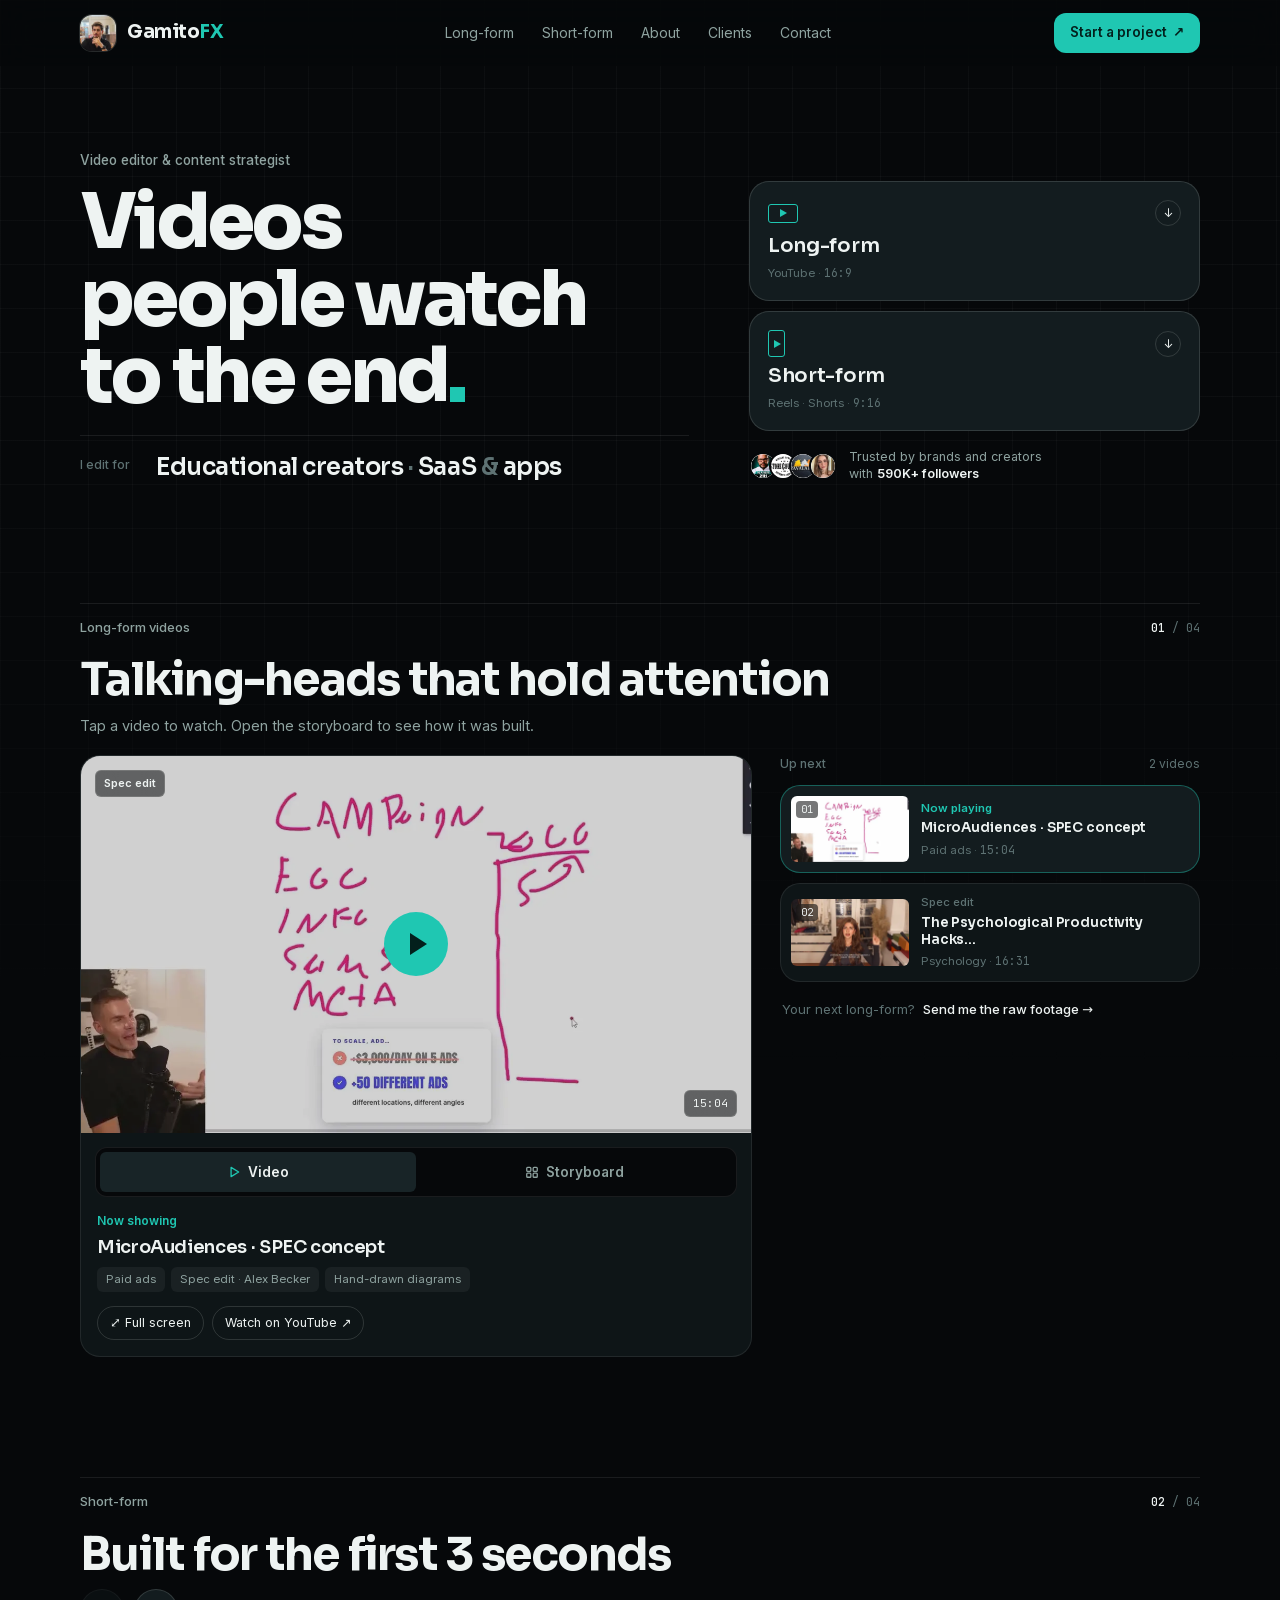
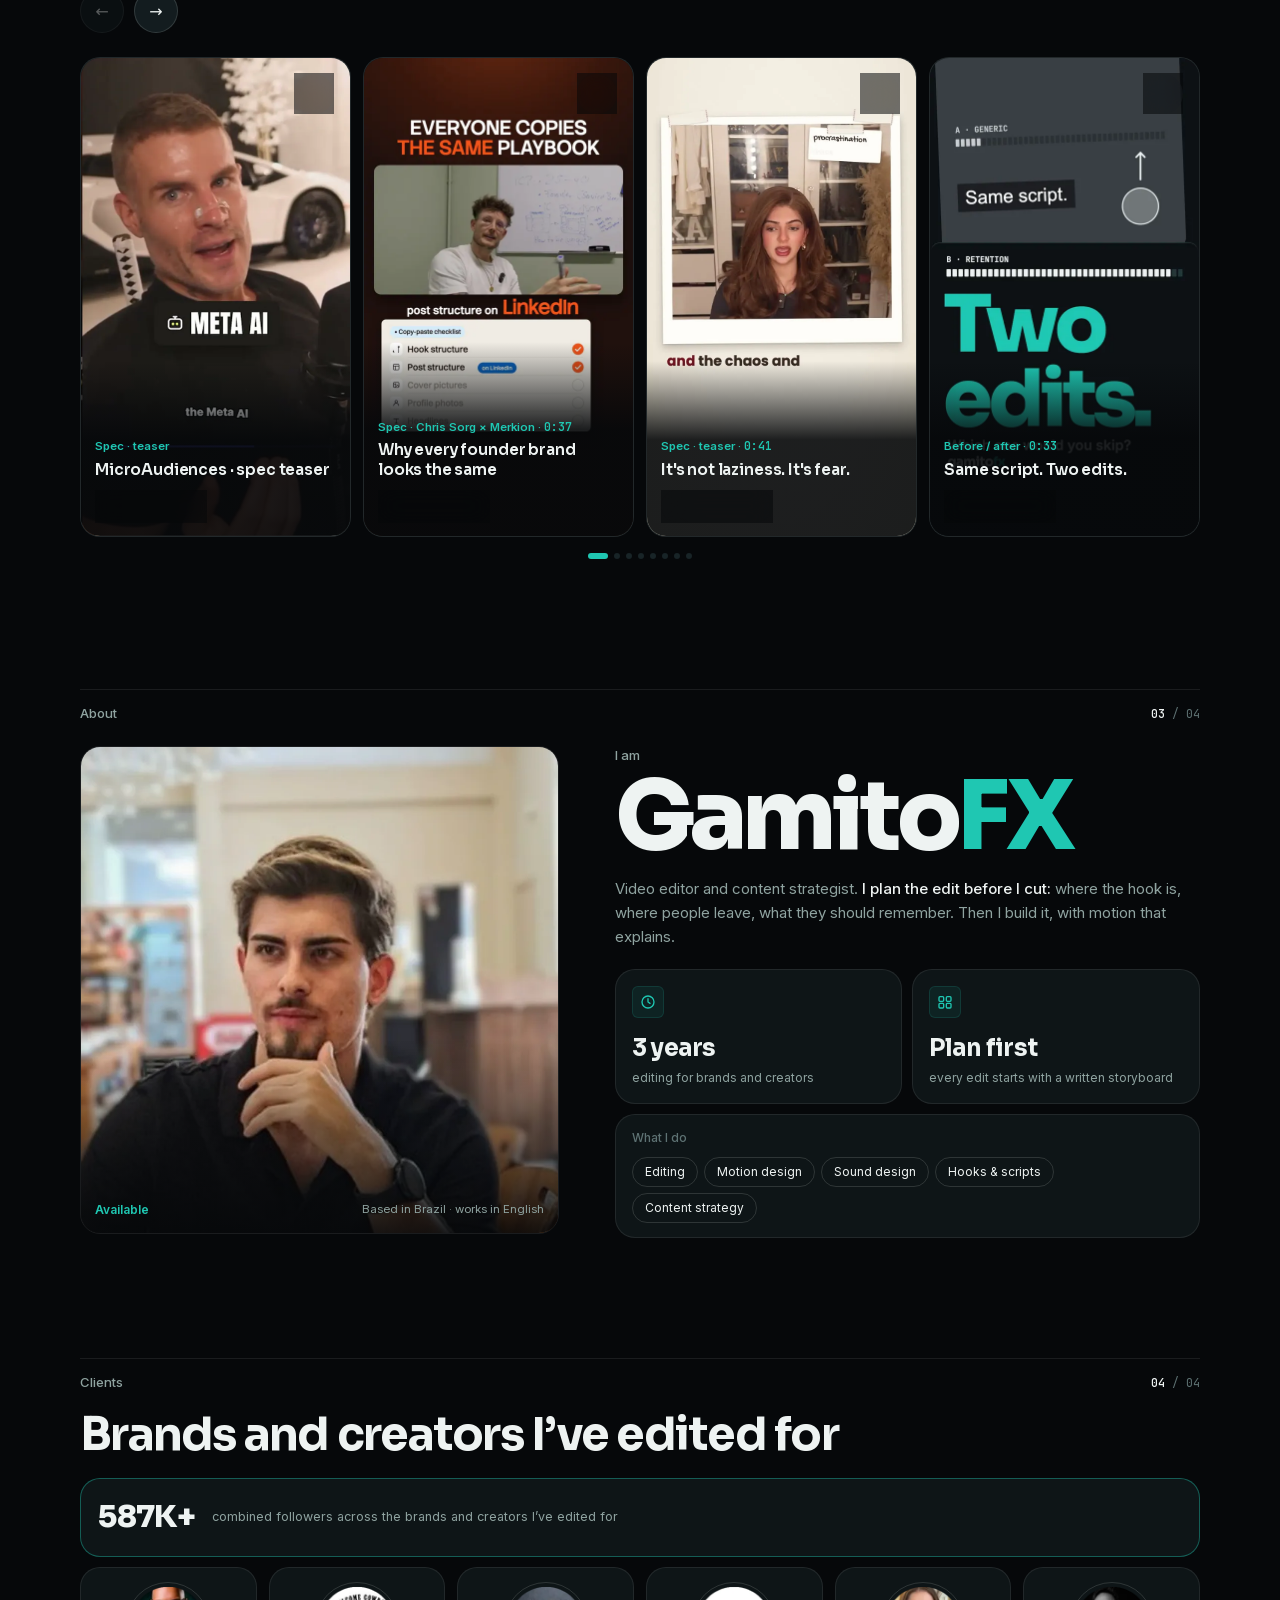
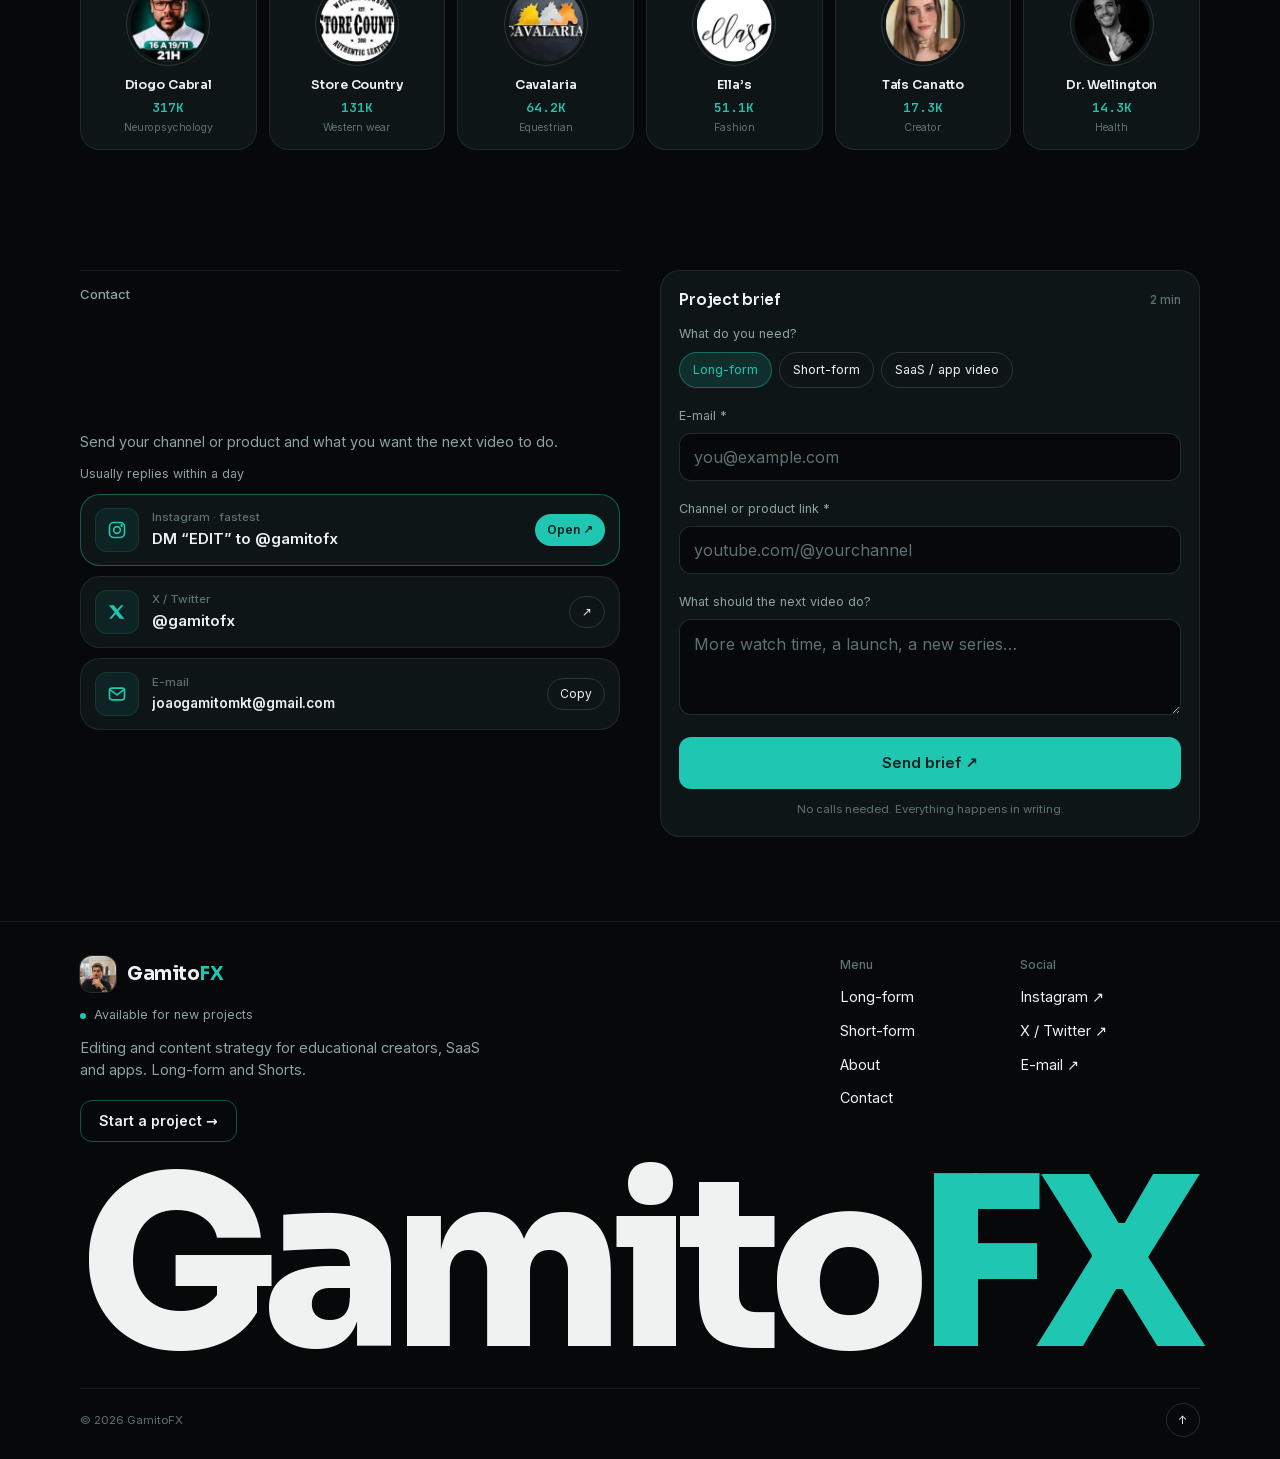
<file: index.html>
<!doctype html>
<html lang="en">
<head>
<meta charset="utf-8">
<meta name="viewport" content="width=device-width, initial-scale=1, viewport-fit=cover">
<title>GamitoFX · Video editor and content strategist for educational creators, SaaS and apps</title>
<meta name="description" content="Long-form and short-form editing with motion design for educational creators, SaaS and apps. Every edit starts with a storyboard. Videos people watch to the end.">
<link rel="canonical" href="https://gamitofx.com/">
<meta name="theme-color" content="#06080A">
<meta name="color-scheme" content="dark">

<!-- Open Graph / X -->
<meta property="og:type" content="website">
<meta property="og:site_name" content="GamitoFX">
<meta property="og:url" content="https://gamitofx.com/">
<meta property="og:title" content="GamitoFX · Videos people watch to the end">
<meta property="og:description" content="Video editor and content strategist for educational creators, SaaS and apps. Long-form and Shorts, each one with its storyboard.">
<meta property="og:image" content="https://gamitofx.com/assets/img/og-image.jpg">
<meta property="og:image:width" content="1200">
<meta property="og:image:height" content="630">
<meta property="og:image:alt" content="GamitoFX: videos people watch to the end">
<meta name="twitter:card" content="summary_large_image">
<meta name="twitter:site" content="@gamitofx">
<meta name="twitter:title" content="GamitoFX · Videos people watch to the end">
<meta name="twitter:description" content="Video editor and content strategist for educational creators, SaaS and apps.">
<meta name="twitter:image" content="https://gamitofx.com/assets/img/og-image.jpg">

<!-- Icons -->
<link rel="icon" href="/favicon.ico" sizes="48x48">
<link rel="icon" href="/icon-192.png" type="image/png" sizes="192x192">
<link rel="apple-touch-icon" href="/apple-touch-icon.png">
<link rel="manifest" href="/site.webmanifest">

<!-- Fonts -->
<link rel="preload" href="/assets/fonts/sora-var.woff2" as="font" type="font/woff2" crossorigin>
<link rel="preload" href="/assets/fonts/inter-var.woff2" as="font" type="font/woff2" crossorigin>
<link rel="stylesheet" href="/assets/site.css?v=20261112c">

<!-- Google Analytics (GA4): paste the tag here when the property is created -->
<!-- Microsoft Clarity: paste the install code here when the project is created -->

<script type="application/ld+json">
{
  "@context": "https://schema.org",
  "@graph": [
    {
      "@type": "Person",
      "@id": "https://gamitofx.com/#person",
      "name": "GamitoFX",
      "jobTitle": "Video editor and content strategist",
      "url": "https://gamitofx.com/",
      "image": "https://gamitofx.com/assets/img/gamitofx-480.jpg",
      "email": "mailto:joaogamitomkt@gmail.com",
      "nationality": "Brazil",
      "knowsLanguage": ["en", "pt-BR"],
      "sameAs": ["https://www.instagram.com/gamitofx/", "https://x.com/gamitofx"]
    },
    {
      "@type": "ProfessionalService",
      "@id": "https://gamitofx.com/#service",
      "name": "GamitoFX",
      "url": "https://gamitofx.com/",
      "image": "https://gamitofx.com/assets/img/og-image.jpg",
      "description": "Long-form and short-form video editing, motion design and content strategy for educational creators, SaaS and apps.",
      "founder": {"@id": "https://gamitofx.com/#person"},
      "areaServed": "Worldwide",
      "serviceType": ["Video editing", "Short-form video editing", "Motion design", "Sound design", "Content strategy"]
    },
    {
      "@type": "WebSite",
      "@id": "https://gamitofx.com/#website",
      "url": "https://gamitofx.com/",
      "name": "GamitoFX",
      "inLanguage": "en"
    }
  ]
}
</script>
</head>
<body>
<a class="skip" href="#main">Skip to content</a>
<div class="bg-grid" aria-hidden="true"></div>

<header class="head" id="head">
  <div class="wrap">
    <a class="brand" href="#top" aria-label="GamitoFX, back to top">
      <img class="logo" src="/assets/img/gamitofx-96.webp" width="36" height="36" alt="">
      <span class="wm">Gamito<i>FX</i></span>
    </a>
    <nav class="nav" aria-label="Main">
      <a href="#long">Long-form</a><a href="#short">Short-form</a><a href="#about">About</a><a href="#clients">Clients</a><a href="#contact">Contact</a>
    </nav>
    <div class="hr">
      <a class="cta-s" href="#contact">Start a project <span aria-hidden="true">↗</span></a>
      <button class="burger" id="burger" aria-label="Open menu" aria-expanded="false" aria-controls="menu"><span></span><span></span><span></span></button>
    </div>
  </div>
  <div class="prog" id="prog" aria-hidden="true"></div>
</header>

<div class="menu" id="menu" aria-label="Menu">
  <a class="mi" href="#long"><span class="mono">01</span><b>Long-form</b><small>16:9</small></a>
  <a class="mi" href="#short"><span class="mono">02</span><b>Short-form</b><small>9:16</small></a>
  <a class="mi" href="#about"><span class="mono">03</span><b>About</b></a>
  <a class="mi" href="#clients"><span class="mono">04</span><b>Clients</b></a>
  <a class="mi" href="#contact"><span class="mono">05</span><b>Contact</b></a>
  <div class="mfoot">
    <div class="msoc"><a class="chip" href="https://www.instagram.com/gamitofx/" target="_blank" rel="noopener">Instagram ↗</a><a class="chip" href="https://x.com/gamitofx" target="_blank" rel="noopener">X ↗</a><a class="chip" href="mailto:joaogamitomkt@gmail.com">E-mail ↗</a></div>
    <a class="btn pri" href="https://ig.me/m/gamitofx" target="_blank" rel="noopener">DM “EDIT” on Instagram ↗</a>
  </div>
</div>

<main id="main">

<!-- HERO -->
<section class="wrap hero" id="top">
  <div>
    <p class="eyebrow">Video editor &amp; content strategist</p>
    <h1 class="rv">Videos people watch to the end<span class="dot">.</span></h1>
    <div class="niche"><div class="k">I edit for</div><div class="v">Educational creators <span>·</span> SaaS <span>&amp;</span> apps</div></div>
  </div>
  <div>
    <div class="watch">
      <a class="wt" href="#long"><div class="ic"><div class="shape" style="width:30px;height:19px"></div><span class="ar" aria-hidden="true">↓</span></div><div><b>Long-form</b><small>YouTube · <span class="mono">16:9</span></small></div></a>
      <a class="wt" href="#short"><div class="ic"><div class="shape" style="width:17px;height:27px"></div><span class="ar" aria-hidden="true">↓</span></div><div><b>Short-form</b><small>Reels · Shorts · <span class="mono">9:16</span></small></div></a>
    </div>
    <a class="trust" href="#clients">
      <div class="stack" aria-hidden="true"><img src="/assets/img/clients/diogo.webp" width="28" height="28" alt=""><img src="/assets/img/clients/store.webp" width="28" height="28" alt=""><img src="/assets/img/clients/cavalaria.webp" width="28" height="28" alt=""><img src="/assets/img/clients/tais.webp" width="28" height="28" alt=""></div>
      <p>Trusted by brands and creators<br>with <b>590K+ followers</b></p>
    </a>
  </div>
</section>

<!-- LONG-FORM -->
<section class="wrap lf" id="long" aria-labelledby="lf-t">
  <div class="shead"><span class="sname">Long-form videos</span><span class="idx"><b>01</b> / 04</span></div>
  <h2 class="rv" id="lf-t">Talking-heads that hold attention</h2>
  <p class="sub">Tap a video to watch. Open the storyboard to see how it was built.</p>
  <div class="lfg">
    <article class="card player">
      <div class="thumb fm" id="lf-thumb">
        <img src="/assets/img/poster-microaudiences.webp" width="1280" height="720" alt="Frame from the edit: hand-drawn diagram over the speaker">
        <div class="shade"></div>
        <span class="tag">Spec edit</span>
        <button class="play" id="lf-play" data-yt="0jx_jV0DFq4" aria-label="Play: MicroAudiences · SPEC concept"></button>
        <span class="dur">15:04</span>
        <div class="bar" aria-hidden="true" hidden><u style="left:9%"></u><u style="left:28%"></u><u style="left:45%"></u><u style="left:62%"></u><u style="left:94%"></u></div>
      </div>
      <div class="seg" role="tablist" aria-label="Video or storyboard">
        <button role="tab" id="tab-v" aria-selected="true" aria-controls="pv"><svg class="ico" viewBox="0 0 24 24"><path d="M7 4l13 8-13 8z"/></svg>Video</button>
        <button role="tab" id="tab-s" aria-selected="false" aria-controls="ps" tabindex="-1"><svg class="ico" viewBox="0 0 24 24"><rect x="3" y="4" width="7" height="7" rx="1.5"/><rect x="14" y="4" width="7" height="7" rx="1.5"/><rect x="3" y="14" width="7" height="7" rx="1.5"/><rect x="14" y="14" width="7" height="7" rx="1.5"/></svg>Storyboard</button>
      </div>
      <div class="pinfo" id="pv" role="tabpanel" aria-labelledby="tab-v">
        <div class="now">Now showing</div>
        <h3>MicroAudiences · SPEC concept</h3>
        <div class="meta"><span>Paid ads</span><span>Spec edit · Alex Becker</span><span>Hand-drawn diagrams</span></div>
        <div class="rowb"><button class="chip" id="lf-full">⤢ Full screen</button><a class="chip" id="lf-yt" href="#long" target="_blank" rel="noopener">Watch on YouTube ↗</a></div>
      </div>
      <div class="sb" id="ps" role="tabpanel" aria-labelledby="tab-s" hidden>
        <p class="sbx" id="sb-x">How the edit was planned, frame by frame: what happens on screen and why it works.</p>
        <button type="button" class="sbprev fm" id="sb-open" aria-label="Open the full storyboard">
          <img id="sb-img" src="/assets/img/storyboards/alexl.webp" width="1400" height="4443" alt="Storyboard sheet for MicroAudiences, spec concept" loading="lazy" decoding="async">
          <span class="sbfade" aria-hidden="true"></span>
        </button>
        <button type="button" class="btn sec" id="sb-full"><svg class="ico" viewBox="0 0 24 24"><rect x="3" y="4" width="7" height="7" rx="1.5"/><rect x="14" y="4" width="7" height="7" rx="1.5"/><rect x="3" y="14" width="7" height="7" rx="1.5"/><rect x="14" y="14" width="7" height="7" rx="1.5"/></svg>Open the full storyboard</button>
      </div>
    </article>
    <div>
      <div class="upn"><span class="lbl">Up next</span><span class="cnt"><span class="mono">2</span> videos</span></div>
      <button type="button" class="card item on" data-i="0" data-yt="0jx_jV0DFq4" data-poster="/assets/img/poster-microaudiences.webp" data-alt="Frame from the edit: hand-drawn diagram over the speaker" data-title="MicroAudiences · SPEC concept" data-dur="15:04" data-tag="Spec edit" data-meta="Paid ads|Spec edit · Alex Becker|Hand-drawn diagrams" data-sb="alexl" data-ch="0" aria-pressed="true"><div class="t"><img src="/assets/img/sb/microaudiences-640.webp" width="480" height="270" alt="" loading="lazy"><span class="n">01</span></div><div><div class="k">Now playing</div><h3>MicroAudiences · SPEC concept</h3><div class="m">Paid ads · <span class="mono">15:04</span></div></div></button>
      <button type="button" class="card item" data-i="1" data-yt="2nMF9-UXEYw" data-poster="/assets/img/krishi-poster.webp" data-alt="Frame from the edit: a polaroid checklist next to the speaker" data-title="The Psychological Productivity Hacks That Actually Rewire Your Brain" data-dur="16:31" data-tag="Spec edit" data-meta="Psychology|Spec edit · Krishi Ahuja|5 chapters" data-sb="krishi" data-ch="1" aria-pressed="false"><div class="t"><img src="/assets/img/sb/krishi-640.webp" width="480" height="270" alt="" loading="lazy"><span class="n">02</span></div><div><div class="k">Spec edit</div><h3>The Psychological Productivity Hacks…</h3><div class="m">Psychology · <span class="mono">16:31</span></div></div></button>
      <a class="nextline" href="#contact">Your next long-form? <span>Send me the raw footage →</span></a>
    </div>
  </div>
</section>

<!-- SHORT-FORM -->
<section class="wrap sf" id="short" aria-labelledby="sf-t">
  <div class="shead"><span class="sname">Short-form</span><span class="idx"><b>02</b> / 04</span></div>
  <h2 class="rv" id="sf-t">Built for the first 3 seconds</h2>
  <div class="arrows"><button id="prev" aria-label="Previous video">←</button><button id="next" aria-label="Next video">→</button></div>
  <div class="car" id="car">
    <article class="vc" data-sb="alexs" data-yt="mcOcZiGw96A">
      <div class="im fm"><video poster="/assets/img/poster-microaudiences-short.webp" preload="none" playsinline width="720" height="1280"></video><button class="hit" aria-label="Play: MicroAudiences, spec teaser"></button><span class="pp" aria-hidden="true"></span></div>
      <div class="ov"><div class="k">Spec · teaser</div><h3>MicroAudiences · spec teaser</h3><button class="chip sbo"><svg class="ico" viewBox="0 0 24 24"><rect x="3" y="4" width="7" height="7" rx="1.5"/><rect x="14" y="4" width="7" height="7" rx="1.5"/><rect x="3" y="14" width="7" height="7" rx="1.5"/><rect x="14" y="14" width="7" height="7" rx="1.5"/></svg>Storyboard</button></div>
    </article>
    <article class="vc" data-sb="sorg" data-yt="knkTJ7WWLGc">
      <div class="im fm"><video poster="/assets/img/poster-chris-sorg.webp" preload="none" playsinline width="720" height="1280"></video><button class="hit" aria-label="Play: Why every founder brand looks the same"></button><span class="pp" aria-hidden="true"></span></div>
      <div class="ov"><div class="k">Spec · Chris Sorg × Merkion · <span class="mono">0:37</span></div><h3>Why every founder brand looks the same</h3><button class="chip sbo"><svg class="ico" viewBox="0 0 24 24"><rect x="3" y="4" width="7" height="7" rx="1.5"/><rect x="14" y="4" width="7" height="7" rx="1.5"/><rect x="3" y="14" width="7" height="7" rx="1.5"/><rect x="14" y="14" width="7" height="7" rx="1.5"/></svg>Storyboard</button></div>
    </article>
    <article class="vc" data-sb="kteaser">
      <div class="im fm"><video src="/assets/video/krishi-teaser.mp4" poster="/assets/img/poster-krishi-teaser.webp" preload="none" playsinline width="720" height="1280"></video><button class="hit" aria-label="Play: It's not laziness. It's fear."></button><span class="pp" aria-hidden="true"></span></div>
      <div class="ov"><div class="k">Spec · teaser · <span class="mono">0:41</span></div><h3>It's not laziness. It's fear.</h3><button class="chip sbo"><svg class="ico" viewBox="0 0 24 24"><rect x="3" y="4" width="7" height="7" rx="1.5"/><rect x="14" y="4" width="7" height="7" rx="1.5"/><rect x="3" y="14" width="7" height="7" rx="1.5"/><rect x="14" y="14" width="7" height="7" rx="1.5"/></svg>Storyboard</button></div>
    </article>
    <article class="vc" data-sb="same" data-yt="r2tArMUf2h0">
      <div class="im fm"><video poster="/assets/img/poster-same-script-v2.webp" preload="none" playsinline width="720" height="1280"></video><button class="hit" aria-label="Play: Same script. Two edits."></button><span class="pp" aria-hidden="true"></span></div>
      <div class="ov"><div class="k">Before / after · <span class="mono">0:33</span></div><h3>Same script. Two edits.</h3><button class="chip sbo"><svg class="ico" viewBox="0 0 24 24"><rect x="3" y="4" width="7" height="7" rx="1.5"/><rect x="14" y="4" width="7" height="7" rx="1.5"/><rect x="3" y="14" width="7" height="7" rx="1.5"/><rect x="14" y="14" width="7" height="7" rx="1.5"/></svg>Storyboard</button></div>
    </article>
    <article class="vc" data-sb="ui" data-yt="V-cjwoHcC1Y">
      <div class="im fm"><video poster="/assets/img/poster-ui-premium.webp" preload="none" playsinline width="720" height="1280"></video><button class="hit" aria-label="Play: 3 details that make a UI animation feel premium"></button><span class="pp" aria-hidden="true"></span></div>
      <div class="ov"><div class="k">SaaS · UI motion · <span class="mono">0:33</span></div><h3>3 details that make a UI animation feel premium</h3><button class="chip sbo"><svg class="ico" viewBox="0 0 24 24"><rect x="3" y="4" width="7" height="7" rx="1.5"/><rect x="14" y="4" width="7" height="7" rx="1.5"/><rect x="3" y="14" width="7" height="7" rx="1.5"/><rect x="14" y="14" width="7" height="7" rx="1.5"/></svg>Storyboard</button></div>
    </article>
    <article class="vc" data-sb="first3" data-yt="9R48O_YQjhA">
      <div class="im fm"><video poster="/assets/img/poster-first-3-seconds.webp" preload="none" playsinline width="720" height="1280"></video><button class="hit" aria-label="Play: Your first 3 seconds decide everything"></button><span class="pp" aria-hidden="true"></span></div>
      <div class="ov"><div class="k">Explainer · <span class="mono">0:25</span></div><h3>Your first 3 seconds decide everything</h3><button class="chip sbo"><svg class="ico" viewBox="0 0 24 24"><rect x="3" y="4" width="7" height="7" rx="1.5"/><rect x="14" y="4" width="7" height="7" rx="1.5"/><rect x="3" y="14" width="7" height="7" rx="1.5"/><rect x="14" y="14" width="7" height="7" rx="1.5"/></svg>Storyboard</button></div>
    </article>
    <article class="vc" data-sb="why">
      <div class="im fm"><video src="/assets/video/why-viewers-leave.mp4" poster="/assets/img/poster-why-viewers-leave.webp" preload="none" playsinline width="720" height="1280"></video><button class="hit" aria-label="Play: Why viewers leave at second 3"></button><span class="pp" aria-hidden="true"></span></div>
      <div class="ov"><div class="k">Motion · <span class="mono">0:16</span></div><h3>Why viewers leave at second 3</h3><button class="chip sbo"><svg class="ico" viewBox="0 0 24 24"><rect x="3" y="4" width="7" height="7" rx="1.5"/><rect x="14" y="4" width="7" height="7" rx="1.5"/><rect x="3" y="14" width="7" height="7" rx="1.5"/><rect x="14" y="14" width="7" height="7" rx="1.5"/></svg>Storyboard</button></div>
    </article>
    <article class="vc" data-sb="anatomy">
      <div class="im fm"><video src="/assets/video/anatomy.mp4" poster="/assets/img/poster-anatomy.webp" preload="none" playsinline width="720" height="1280"></video><button class="hit" aria-label="Play: Anatomy of a viral explainer"></button><span class="pp" aria-hidden="true"></span></div>
      <div class="ov"><div class="k">Breakdown · <span class="mono">0:28</span></div><h3>Anatomy of a viral explainer</h3><button class="chip sbo"><svg class="ico" viewBox="0 0 24 24"><rect x="3" y="4" width="7" height="7" rx="1.5"/><rect x="14" y="4" width="7" height="7" rx="1.5"/><rect x="3" y="14" width="7" height="7" rx="1.5"/><rect x="14" y="14" width="7" height="7" rx="1.5"/></svg>Storyboard</button></div>
    </article>
  </div>
  <div class="dots" id="dots" aria-hidden="true"><i class="on"></i><i></i><i></i><i></i><i></i><i></i><i></i><i></i></div>
</section>

<!-- ABOUT -->
<section class="wrap ab" id="about" aria-labelledby="ab-t">
  <div class="shead"><span class="sname">About</span><span class="idx"><b>03</b> / 04</span></div>
  <div class="abg">
    <div class="photo"><img src="/assets/img/about-720.webp" width="720" height="720" alt="Portrait of GamitoFX" loading="lazy"><div class="av"><span>Available</span><em>Based in Brazil · works in English</em></div></div>
    <div>
      <div class="iam">I am</div>
      <h2 class="big rv" id="ab-t">Gamito<i>FX</i></h2>
      <p class="bio">Video editor and content strategist. <b>I plan the edit before I cut:</b> where the hook is, where people leave, what they should remember. Then I build it, with motion that explains.</p>
      <div class="stats">
        <div class="card st"><div class="i"><svg class="ico" viewBox="0 0 24 24"><circle cx="12" cy="12" r="9"/><path d="M12 7v5l3 2"/></svg></div><b>3 years</b><span>editing for brands and creators</span></div>
        <div class="card st"><div class="i"><svg class="ico" viewBox="0 0 24 24"><rect x="3" y="4" width="7" height="7" rx="1.5"/><rect x="14" y="4" width="7" height="7" rx="1.5"/><rect x="3" y="14" width="7" height="7" rx="1.5"/><rect x="14" y="14" width="7" height="7" rx="1.5"/></svg></div><b>Plan first</b><span>every edit starts with a written storyboard</span></div>
      </div>
      <div class="card does"><div class="lbl">What I do</div><span class="chip">Editing</span><span class="chip">Motion design</span><span class="chip">Sound design</span><span class="chip">Hooks &amp; scripts</span><span class="chip">Content strategy</span></div>
    </div>
  </div>
</section>

<!-- CLIENTS -->
<section class="wrap pf" id="clients" aria-labelledby="cl-t">
  <div class="shead"><span class="sname">Clients</span><span class="idx"><b>04</b> / 04</span></div>
  <h2 class="rv" id="cl-t">Brands and creators I’ve edited for</h2>
  <div class="card total"><b id="total" data-to="590">590K+</b><p>combined followers across the brands and creators I’ve edited for</p></div>
  <ul class="grid" style="list-style:none">
    <li class="card cr"><div class="a"><img src="/assets/img/clients/diogo.webp" width="160" height="160" alt="" loading="lazy"></div><b>Diogo Cabral</b><div class="n">317K</div><div class="y">Neuropsychology</div></li>
    <li class="card cr"><div class="a"><img src="/assets/img/clients/store.webp" width="160" height="160" alt="" loading="lazy"></div><b>Store Country</b><div class="n">131K</div><div class="y">Western wear</div></li>
    <li class="card cr"><div class="a"><img src="/assets/img/clients/cavalaria.webp" width="160" height="160" alt="" loading="lazy"></div><b>Cavalaria</b><div class="n">64.2K</div><div class="y">Equestrian</div></li>
    <li class="card cr"><div class="a"><img src="/assets/img/clients/ellas.webp" width="160" height="160" alt="" loading="lazy"></div><b>Ella’s</b><div class="n">51.1K</div><div class="y">Fashion</div></li>
    <li class="card cr"><div class="a"><img src="/assets/img/clients/tais.webp" width="160" height="160" alt="" loading="lazy"></div><b>Taís Canatto</b><div class="n">17.3K</div><div class="y">Creator</div></li>
    <li class="card cr"><div class="a"><img src="/assets/img/clients/wellington.webp" width="160" height="160" alt="" loading="lazy"></div><b>Dr. Wellington</b><div class="n">14.3K</div><div class="y">Health</div></li>
  </ul>
</section>

<!-- CONTACT -->
<section class="wrap ct" id="contact" aria-labelledby="ct-t">
  <div class="ctg">
    <div>
      <div class="shead"><span class="sname">Contact</span></div>
      <h2 class="rv" id="ct-t">Let’s edit your next upload</h2>
      <p class="sub">Send your channel or product and what you want the next video to do.</p>
      <p class="resp">Usually replies within a day</p>
      <a class="card cc main" href="https://ig.me/m/gamitofx" target="_blank" rel="noopener"><div class="ic"><svg class="ico" viewBox="0 0 24 24"><rect x="3" y="3" width="18" height="18" rx="5"/><circle cx="12" cy="12" r="4"/><circle cx="17.5" cy="6.5" r=".6" fill="currentColor"/></svg></div><div class="tx"><div class="lbl">Instagram · fastest</div><b>DM “EDIT” to @gamitofx</b></div><span class="go">Open ↗</span></a>
      <a class="card cc" href="https://x.com/gamitofx" target="_blank" rel="noopener"><div class="ic"><svg viewBox="0 0 24 24" width="18" height="18" fill="currentColor"><path d="M17.5 3h3.2l-7 8 8.2 10h-6.4l-5-6.3L4.7 21H1.5l7.5-8.6L1.2 3h6.6l4.5 5.8z"/></svg></div><div class="tx"><div class="lbl">X / Twitter</div><b>@gamitofx</b></div><span class="go" aria-hidden="true">↗</span></a>
      <div class="card cc"><div class="ic"><svg class="ico" viewBox="0 0 24 24"><rect x="3" y="5" width="18" height="14" rx="3"/><path d="M4 7l8 6 8-6"/></svg></div><div class="tx"><div class="lbl">E-mail</div><b class="em"><a href="mailto:joaogamitomkt@gmail.com">joaogamitomkt@gmail.com</a></b></div><button class="go" id="copy" data-copy="joaogamitomkt@gmail.com">Copy</button></div>
    </div>
    <form class="card form" id="brief" novalidate>
      <div class="fh"><div class="ft">Project brief</div><span class="lbl"><span class="mono">2</span> min</span></div>
      <fieldset class="fl"><legend>What do you need?</legend>
        <div class="opts">
          <input type="radio" name="need" id="n1" value="Long-form" checked><label for="n1">Long-form</label>
          <input type="radio" name="need" id="n2" value="Short-form"><label for="n2">Short-form</label>
          <input type="radio" name="need" id="n3" value="SaaS / app video"><label for="n3">SaaS / app video</label>
        </div>
      </fieldset>
      <label class="fl"><span>E-mail *</span><input class="in" type="email" name="email" required autocomplete="email" placeholder="you@example.com"></label>
      <label class="fl"><span>Channel or product link *</span><input class="in" type="text" name="link" required inputmode="url" autocapitalize="off" placeholder="youtube.com/@yourchannel"></label>
      <label class="fl"><span>What should the next video do?</span><textarea class="in" name="goal" maxlength="2000" placeholder="More watch time, a launch, a new series…"></textarea></label>
      <button class="btn pri" type="submit">Send brief ↗</button>
      <p class="fine">No calls needed. Everything happens in writing.</p>
    </form>
  </div>
</section>

</main>

<footer class="foot">
  <div class="wrap">
    <div class="ftop">
      <div>
        <a class="brand" href="#top"><img class="logo" src="/assets/img/gamitofx-96.webp" width="36" height="36" alt=""><span class="wm">Gamito<i>FX</i></span></a>
        <div class="fstat"><span class="d"></span>Available for new projects</div>
        <p class="ds">Editing and content strategy for educational creators, SaaS and apps. Long-form and Shorts.</p>
        <a class="btn ghost" href="#contact">Start a project →</a>
      </div>
      <div class="cols">
        <div><div class="lbl">Menu</div><a href="#long">Long-form</a><a href="#short">Short-form</a><a href="#about">About</a><a href="#contact">Contact</a></div>
        <div><div class="lbl">Social</div><a href="https://www.instagram.com/gamitofx/" target="_blank" rel="noopener">Instagram ↗</a><a href="https://x.com/gamitofx" target="_blank" rel="noopener">X / Twitter ↗</a><a href="mailto:joaogamitomkt@gmail.com">E-mail ↗</a></div>
      </div>
    </div>
    <div class="gwrap" aria-hidden="true"><div class="giant" id="giant">Gamito<i>FX</i></div></div>
    <div class="copy"><span>© 2026 GamitoFX</span><a class="top" href="#top" aria-label="Back to top">↑</a></div>
  </div>
</footer>

<dialog class="sheet" id="sheet" aria-labelledby="sh-t">
  <div class="shbar">
    <div class="grab" aria-hidden="true"></div>
    <div class="shtop"><div><div class="lbl" id="sh-l"></div><h3 id="sh-t"></h3></div>
      <div class="shact"><button class="x zm" id="sh-z" aria-label="Zoom in" aria-pressed="false"><svg class="ico" viewBox="0 0 24 24"><circle cx="11" cy="11" r="7"/><path d="M20 20l-4-4M11 8v6M8 11h6"/></svg></button><button class="x" id="sh-x" aria-label="Close storyboard">✕</button></div>
    </div>
  </div>
  <div class="shbody" id="sh-b" tabindex="0"><img id="sh-img" alt="" decoding="async"></div>
  <div class="shfoot"><button class="btn pri" id="sh-w">▶ Watch the video</button></div>
</dialog>

<div class="toast" id="toast" role="status" aria-live="polite"></div>

<script type="application/json" id="sb-data">
{
  "alexl":   {"t":"MicroAudiences · spec concept","d":"15:04","h":4443,"kind":"long"},
  "krishi":  {"t":"The Psychological Productivity Hacks That Actually Rewire Your Brain","d":"16:31","h":4548,"kind":"long"},
  "alexs":   {"t":"MicroAudiences · spec teaser","d":"1:00","h":4773},
  "sorg":    {"t":"Why every founder brand looks the same","d":"0:37","h":4624},
  "same":    {"t":"Same script. Two edits.","d":"0:33","h":4039},
  "kteaser": {"t":"It's not laziness. It's fear.","d":"0:41","h":3661},
  "ui":      {"t":"3 details that make a UI animation feel premium","d":"0:33","h":4577},
  "first3":  {"t":"Your first 3 seconds decide everything","d":"0:25","h":3574},
  "why":     {"t":"Why viewers leave at second 3","d":"0:16","h":3773},
  "anatomy": {"t":"Anatomy of a viral explainer","d":"0:28","h":3521}
}
</script>
<script src="/assets/site.js?v=20261112c" defer></script>
</body>
</html>
</file>
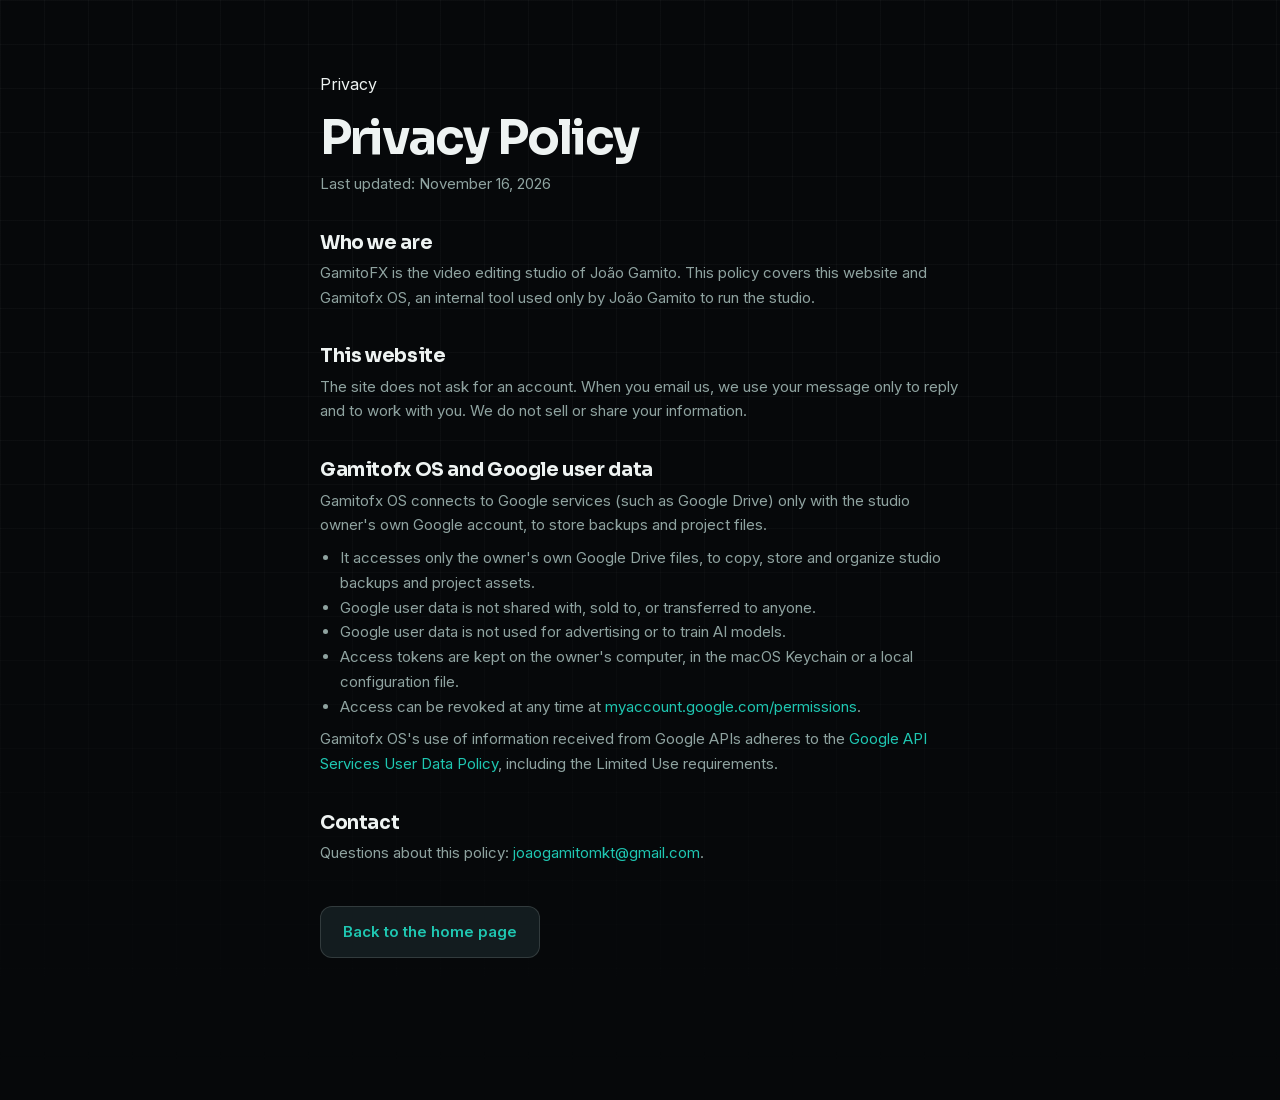
<file: privacy.html>
<!doctype html>
<html lang="en">
<head>
<meta charset="utf-8">
<meta name="viewport" content="width=device-width, initial-scale=1">
<title>Privacy Policy · GamitoFX</title>
<meta name="description" content="Privacy policy for GamitoFX and its internal tools.">
<link rel="canonical" href="https://gamitofx.com/privacy">
<meta name="theme-color" content="#06080A">
<link rel="icon" href="/favicon.ico" sizes="48x48">
<link rel="preload" href="/assets/fonts/sora-var.woff2" as="font" type="font/woff2" crossorigin>
<link rel="stylesheet" href="/assets/site.css?v=20261111b">
<style>
.pv{max-width:720px;margin:0 auto;padding:72px var(--pad) 96px;position:relative}
.pv h1{font-size:clamp(32px,7vw,48px);letter-spacing:-.04em;line-height:1.08;margin:16px 0 8px}
.pv h2{font-size:19px;letter-spacing:-.02em;margin:36px 0 8px}
.pv p,.pv li{color:var(--tx2);font-size:15px;line-height:1.65}
.pv ul{padding-left:20px;margin:8px 0}
.pv a{color:var(--ac)}
.pv .btn{width:auto;padding:0 22px;display:inline-flex;margin-top:40px}
</style>
</head>
<body>
<div class="bg-grid" aria-hidden="true"></div>
<main class="pv">
  <div class="pill"><span class="d"></span>Privacy</div>
  <h1>Privacy Policy</h1>
  <p>Last updated: November 16, 2026</p>

  <h2>Who we are</h2>
  <p>GamitoFX is the video editing studio of João Gamito. This policy covers this website and Gamitofx OS, an internal tool used only by João Gamito to run the studio.</p>

  <h2>This website</h2>
  <p>The site does not ask for an account. When you email us, we use your message only to reply and to work with you. We do not sell or share your information.</p>

  <h2>Gamitofx OS and Google user data</h2>
  <p>Gamitofx OS connects to Google services (such as Google Drive) only with the studio owner's own Google account, to store backups and project files.</p>
  <ul>
    <li>It accesses only the owner's own Google Drive files, to copy, store and organize studio backups and project assets.</li>
    <li>Google user data is not shared with, sold to, or transferred to anyone.</li>
    <li>Google user data is not used for advertising or to train AI models.</li>
    <li>Access tokens are kept on the owner's computer, in the macOS Keychain or a local configuration file.</li>
    <li>Access can be revoked at any time at <a href="https://myaccount.google.com/permissions" rel="noopener">myaccount.google.com/permissions</a>.</li>
  </ul>
  <p>Gamitofx OS's use of information received from Google APIs adheres to the <a href="https://developers.google.com/terms/api-services-user-data-policy" rel="noopener">Google API Services User Data Policy</a>, including the Limited Use requirements.</p>

  <h2>Contact</h2>
  <p>Questions about this policy: <a href="mailto:joaogamitomkt@gmail.com">joaogamitomkt@gmail.com</a>.</p>

  <a class="btn sec" href="/">Back to the home page</a>
</main>
</body>
</html>
</file>
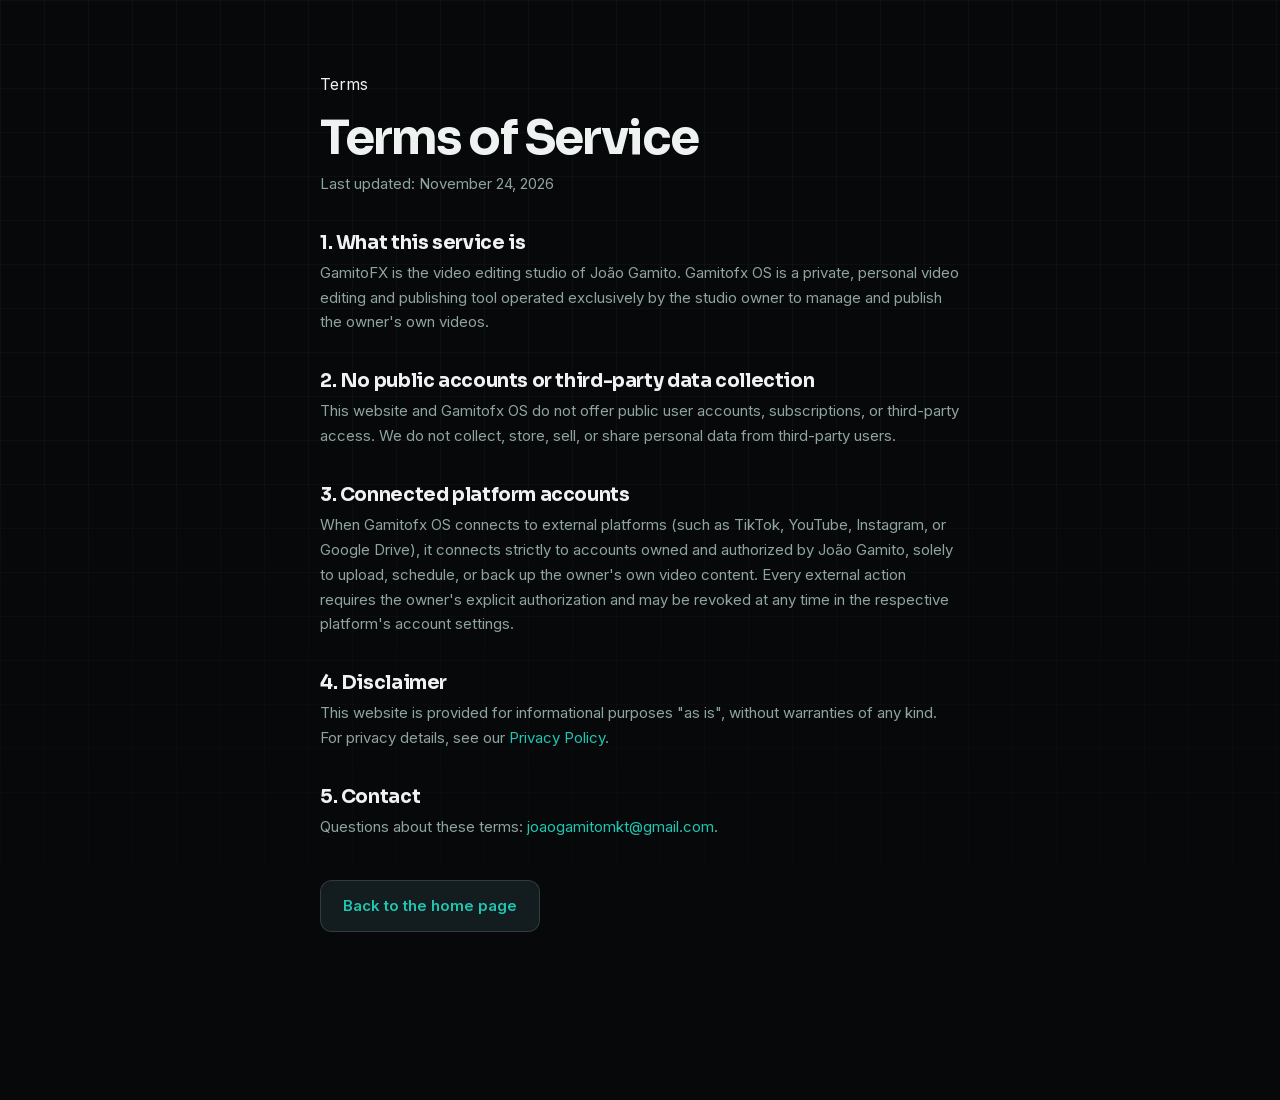
<file: terms.html>
<!doctype html>
<html lang="en">
<head>
<meta charset="utf-8">
<meta name="viewport" content="width=device-width, initial-scale=1">
<title>Terms of Service · GamitoFX</title>
<meta name="description" content="Terms of service for GamitoFX and its internal studio tools.">
<link rel="canonical" href="https://gamitofx.com/terms">
<meta name="theme-color" content="#06080A">
<link rel="icon" href="/favicon.ico" sizes="48x48">
<link rel="preload" href="/assets/fonts/sora-var.woff2" as="font" type="font/woff2" crossorigin>
<link rel="stylesheet" href="/assets/site.css?v=20261111b">
<style>
.pv{max-width:720px;margin:0 auto;padding:72px var(--pad) 96px;position:relative}
.pv h1{font-size:clamp(32px,7vw,48px);letter-spacing:-.04em;line-height:1.08;margin:16px 0 8px}
.pv h2{font-size:19px;letter-spacing:-.02em;margin:36px 0 8px}
.pv p,.pv li{color:var(--tx2);font-size:15px;line-height:1.65}
.pv ul{padding-left:20px;margin:8px 0}
.pv a{color:var(--ac)}
.pv .btn{width:auto;padding:0 22px;display:inline-flex;margin-top:40px}
</style>
</head>
<body>
<div class="bg-grid" aria-hidden="true"></div>
<main class="pv">
  <div class="pill"><span class="d"></span>Terms</div>
  <h1>Terms of Service</h1>
  <p>Last updated: November 24, 2026</p>

  <h2>1. What this service is</h2>
  <p>GamitoFX is the video editing studio of João Gamito. Gamitofx OS is a private, personal video editing and publishing tool operated exclusively by the studio owner to manage and publish the owner's own videos.</p>

  <h2>2. No public accounts or third-party data collection</h2>
  <p>This website and Gamitofx OS do not offer public user accounts, subscriptions, or third-party access. We do not collect, store, sell, or share personal data from third-party users.</p>

  <h2>3. Connected platform accounts</h2>
  <p>When Gamitofx OS connects to external platforms (such as TikTok, YouTube, Instagram, or Google Drive), it connects strictly to accounts owned and authorized by João Gamito, solely to upload, schedule, or back up the owner's own video content. Every external action requires the owner's explicit authorization and may be revoked at any time in the respective platform's account settings.</p>

  <h2>4. Disclaimer</h2>
  <p>This website is provided for informational purposes "as is", without warranties of any kind. For privacy details, see our <a href="/privacy">Privacy Policy</a>.</p>

  <h2>5. Contact</h2>
  <p>Questions about these terms: <a href="mailto:joaogamitomkt@gmail.com">joaogamitomkt@gmail.com</a>.</p>

  <a class="btn sec" href="/">Back to the home page</a>
</main>
</body>
</html>
</file>
<file: assets/site.css>
/* GamitoFX · site v2.1 · Midnight Teal */
@font-face{font-family:'Sora';font-style:normal;font-weight:400 800;font-display:swap;src:url(/assets/fonts/sora-var.woff2) format('woff2')}
@font-face{font-family:'Inter';font-style:normal;font-weight:400 600;font-display:swap;src:url(/assets/fonts/inter-var.woff2) format('woff2')}
@font-face{font-family:'JetBrains Mono';font-style:normal;font-weight:400 600;font-display:swap;src:url(/assets/fonts/jbmono-var.woff2) format('woff2')}

:root{
  /* color */
  --bg:#06080A;--sf:#0E1517;--sf2:#131C1F;--sf3:#182427;
  --tx:#EEF3F2;--tx2:#8FA3A0;--tx3:#5E7273;
  --ac:#1FC7B2;--ac-hi:#2ED6C1;--ac-ink:#03201C;
  --ac-08:rgba(31,199,178,.08);--ac-14:rgba(31,199,178,.14);--ac-40:rgba(31,199,178,.4);
  --line:rgba(238,243,242,.085);--line2:rgba(238,243,242,.14);
  --glass:rgba(6,8,10,.55);--scrim:rgba(6,8,10,.9);
  /* shape: three radii, plus pill and circle */
  --r-s:6px;--r-m:12px;--r-l:20px;--r-p:999px;
  /* motion */
  --ease:cubic-bezier(.2,.7,.2,1);
  /* layout and type */
  --pad:18px;--head:66px;
  --f-d:'Sora',system-ui,sans-serif;--f-b:'Inter',system-ui,sans-serif;--f-m:'JetBrains Mono',ui-monospace,monospace;
}
*{box-sizing:border-box;margin:0;padding:0}
html{scroll-behavior:smooth;scroll-padding-top:calc(var(--head) + 8px);-webkit-text-size-adjust:100%}
html,body{overflow-x:clip}
body{background:var(--bg);color:var(--tx);font-family:var(--f-b);font-size:16px;line-height:1.5;-webkit-font-smoothing:antialiased;position:relative;min-height:100vh}
::selection{background:var(--ac);color:var(--ac-ink)}
img,video,svg{display:block;max-width:100%}
a{color:inherit;text-decoration:none}
button{font:inherit;color:inherit;background:none;border:0;cursor:pointer}
:focus-visible{outline:2px solid var(--ac);outline-offset:3px;border-radius:var(--r-s)}
.skip{position:absolute;left:12px;top:-60px;z-index:100;background:var(--ac);color:var(--ac-ink);padding:10px 14px;border-radius:var(--r-m);font-weight:600}
.skip:focus{top:12px}

/* background: fine grid under the hero, no glow */
.bg-grid{position:absolute;inset:0 0 auto 0;height:1100px;pointer-events:none;z-index:-1;
  background-image:linear-gradient(rgba(238,243,242,.03) 1px,transparent 1px),linear-gradient(90deg,rgba(238,243,242,.03) 1px,transparent 1px);background-size:44px 44px;
  -webkit-mask-image:linear-gradient(#000 40%,transparent);mask-image:linear-gradient(#000 40%,transparent)}
.wrap{max-width:1200px;margin:0 auto;padding:0 var(--pad);position:relative}
.mono{font-family:var(--f-m);font-variant-numeric:tabular-nums}

/* header */
.head{position:fixed;top:0;left:0;right:0;height:var(--head);z-index:50;background:rgba(6,8,10,.78);backdrop-filter:blur(18px) saturate(140%);-webkit-backdrop-filter:blur(18px) saturate(140%);border-bottom:1px solid transparent;transition:border-color .3s,background-color .3s}
.head.sc{border-bottom-color:var(--line)}
.head .wrap{height:100%;display:flex;align-items:center;justify-content:space-between}
.prog{position:absolute;left:0;bottom:-1px;height:1px;width:100%;transform-origin:0 50%;transform:scaleX(0);background:var(--ac)}
.brand{display:flex;align-items:center;gap:11px}
.logo{width:36px;height:36px;border-radius:var(--r-m);object-fit:cover;box-shadow:0 0 0 1px var(--line2)}
.wm{font-family:var(--f-d);font-weight:700;font-size:19px;letter-spacing:-.025em}
.wm i{font-style:normal;color:var(--ac)}
.nav{display:none;gap:28px;font-size:14px;color:var(--tx2)}
.nav a{position:relative;padding:6px 0;transition:color .2s}
.nav a:after{content:"";position:absolute;left:0;right:0;bottom:0;height:1px;background:var(--ac);transform:scaleX(0);transform-origin:0 50%;transition:transform .35s var(--ease)}
.nav a:hover,.nav a.on{color:var(--tx)}
.nav a.on:after{transform:none}
.hr{display:flex;align-items:center;gap:10px}
.cta-s{display:none;height:40px;padding:0 16px;border-radius:var(--r-m);align-items:center;gap:6px;font-size:13.5px;font-weight:600;background:var(--ac);color:var(--ac-ink);transition:background-color .2s,transform .15s}
.cta-s:hover{background:var(--ac-hi)}
.cta-s:active{transform:scale(.97)}
.burger{width:44px;height:44px;border-radius:var(--r-m);border:1px solid var(--line2);background:var(--sf2);display:flex;flex-direction:column;justify-content:center;align-items:center;gap:5px}
.burger:active{transform:scale(.96)}
.burger span{width:18px;height:2px;border-radius:2px;background:var(--tx);transition:transform .25s,opacity .2s,width .25s}
.burger span:nth-child(2){width:12px;margin-left:6px}
.menu-open .burger span:nth-child(1){transform:translateY(7px) rotate(45deg)}
.menu-open .burger span:nth-child(2){opacity:0}
.menu-open .burger span:nth-child(3){transform:translateY(-7px) rotate(-45deg)}

/* menu (glass) */
.menu{position:fixed;inset:0;z-index:45;background:rgba(6,8,10,.88);backdrop-filter:blur(24px) saturate(140%);-webkit-backdrop-filter:blur(24px) saturate(140%);padding:calc(var(--head) + 24px) 22px 28px;display:flex;flex-direction:column;opacity:0;visibility:hidden;transition:opacity .25s,visibility .25s}
.menu-open .menu{opacity:1;visibility:visible}
.menu-open{overflow:hidden}
.mi{display:flex;align-items:center;gap:16px;padding:16px 0;border-bottom:1px solid var(--line);transform:translateY(8px);opacity:0;transition:transform .4s var(--ease),opacity .3s}
.menu-open .mi{transform:none;opacity:1}
.menu-open .mi:nth-child(2){transition-delay:.03s}.menu-open .mi:nth-child(3){transition-delay:.06s}.menu-open .mi:nth-child(4){transition-delay:.09s}.menu-open .mi:nth-child(5){transition-delay:.12s}
.mi .mono{font-size:11px;color:var(--ac);width:22px}
.mi b{font-family:var(--f-d);font-weight:700;font-size:30px;letter-spacing:-.035em;flex:1}
.mi small{font-family:var(--f-m);font-size:10.5px;color:var(--tx3);padding:4px 8px;border:1px solid var(--line);border-radius:var(--r-s)}
.mfoot{margin-top:auto}
.msoc{display:flex;gap:8px;margin-bottom:12px;flex-wrap:wrap}
.msoc .chip{height:38px;padding:0 16px;font-size:13px}

/* shared */
.eyebrow{font-size:13.5px;font-weight:500;color:var(--tx2)}
.d{width:6px;height:6px;border-radius:50%;background:var(--ac);flex:none}
.shead{display:flex;justify-content:space-between;align-items:center;gap:12px;padding-top:14px;border-top:1px solid var(--line)}
.sname{font-size:13px;font-weight:500;color:var(--tx2)}
.idx{font-family:var(--f-m);font-size:11.5px;color:var(--tx3);font-variant-numeric:tabular-nums}
.idx b{color:var(--tx);font-weight:500}
h1,h2,h3,h4{font-family:var(--f-d);font-weight:700}
h2{font-size:31px;line-height:1.07;letter-spacing:-.038em;margin:18px 0 10px;text-wrap:balance}
.sub{color:var(--tx2);font-size:14.5px;line-height:1.55;max-width:560px}
.btn{display:flex;align-items:center;justify-content:center;gap:8px;height:52px;border-radius:var(--r-m);font-weight:600;font-size:15px;width:100%;transition:transform .15s,background-color .2s,border-color .2s}
.btn:active{transform:scale(.98)}
.btn.pri{background:var(--ac);color:var(--ac-ink)}
.btn.pri:hover{background:var(--ac-hi)}
.btn.sec{background:var(--sf2);border:1px solid var(--line2)}
.btn.sec:hover{border-color:var(--ac-40)}
.btn.ghost{display:inline-flex;width:auto;height:42px;padding:0 18px;font-size:14px;border:1px solid var(--ac-40)}
.btn.ghost:hover{background:var(--ac-08)}
.chip{display:inline-flex;align-items:center;gap:6px;height:30px;padding:0 12px;border-radius:var(--r-p);border:1px solid var(--line2);font-size:12px;white-space:nowrap;transition:border-color .2s,background-color .2s}
a.chip:hover,button.chip:hover{border-color:var(--ac-40)}
a.chip:active,button.chip:active{background:var(--ac-08)}
.lbl{font-size:12px;font-weight:500;color:var(--tx3)}
.lbl b{font-family:var(--f-m);font-weight:500}
.card{border-radius:var(--r-l);border:1px solid var(--line);background:var(--sf)}
.ico{width:14px;height:14px;fill:none;stroke:currentColor;stroke-width:2.2;stroke-linecap:round;stroke-linejoin:round}
section{position:relative}

/* reveal: section titles only, a short mask wipe */
.rv{clip-path:inset(0 0 100% 0);transform:translateY(.35em);transition:clip-path .6s var(--ease),transform .6s var(--ease)}
.rv.seen{clip-path:inset(-.2em -.2em -.3em -.2em);transform:none}
@media (prefers-reduced-motion:reduce){.rv{clip-path:none;transform:none;transition:none}html{scroll-behavior:auto}}

/* frame marks: viewfinder corners on hover, like an edit viewer */
.fm{position:relative}
.fm:after{content:"";position:absolute;inset:8px;z-index:4;pointer-events:none;opacity:0;transform:scale(1.04);transition:opacity .2s,transform .35s var(--ease);
  --c:rgba(238,243,242,.9);--l:14px;--w:1.5px;
  background:
    linear-gradient(var(--c),var(--c)) 0 0/var(--l) var(--w),linear-gradient(var(--c),var(--c)) 0 0/var(--w) var(--l),
    linear-gradient(var(--c),var(--c)) 100% 0/var(--l) var(--w),linear-gradient(var(--c),var(--c)) 100% 0/var(--w) var(--l),
    linear-gradient(var(--c),var(--c)) 0 100%/var(--l) var(--w),linear-gradient(var(--c),var(--c)) 0 100%/var(--w) var(--l),
    linear-gradient(var(--c),var(--c)) 100% 100%/var(--l) var(--w),linear-gradient(var(--c),var(--c)) 100% 100%/var(--w) var(--l);
  background-repeat:no-repeat}
.fm.live:after,.vc.playing .fm:after{display:none}
@media (hover:hover){
  .fm:hover:after,.vc:hover .fm:after{opacity:1;transform:none}
  .thumb>img,.vc video{transition:transform .9s var(--ease),opacity .25s}
  .thumb:hover>img,.vc:hover video{transform:scale(1.03)}
}

/* hero */
.hero{padding-top:calc(var(--head) + 28px)}
.hero h1{font-weight:800;font-size:clamp(40px,11.4vw,78px);line-height:1;letter-spacing:-.048em;margin:14px 0 0;text-wrap:balance}
.hero h1 .dot{color:var(--ac)}
.niche{margin-top:20px;display:flex;gap:14px;align-items:flex-start;padding-top:16px;border-top:1px solid var(--line)}
.niche .k{font-size:12px;font-weight:500;color:var(--tx3);padding-top:4px;width:62px;flex:none}
.niche .v{font-family:var(--f-d);font-weight:600;font-size:18.5px;line-height:1.3;letter-spacing:-.02em}
.niche .v span{color:var(--tx3)}
.watch{display:grid;grid-template-columns:1fr 1fr;gap:10px;margin-top:18px}
.wt{height:92px;border-radius:var(--r-l);border:1px solid var(--line2);background:var(--sf2);padding:12px 13px;display:flex;flex-direction:column;justify-content:space-between;position:relative;overflow:hidden;transition:border-color .25s,transform .25s var(--ease),background-color .25s}
.wt:hover{border-color:var(--ac-40);transform:translateY(-2px);background:var(--sf3)}
.wt:active{transform:scale(.98)}
.wt .ic{display:flex;align-items:center;justify-content:space-between}
.shape{border:1.6px solid var(--ac);border-radius:3px;display:flex;align-items:center;justify-content:center}
.shape:after{content:"";border-left:7px solid var(--ac);border-top:4.5px solid transparent;border-bottom:4.5px solid transparent;margin-left:2px}
.ar{width:26px;height:26px;border-radius:50%;border:1px solid var(--line2);display:flex;align-items:center;justify-content:center;font-size:12px;transition:transform .3s var(--ease),border-color .25s}
.wt:hover .ar{transform:translateY(2px);border-color:var(--ac-40)}
.wt b{font-family:var(--f-d);font-size:15.5px;font-weight:600;letter-spacing:-.015em;display:block}
.wt small{display:block;font-size:11.5px;color:var(--tx3);margin-top:3px}
.trust{display:flex;align-items:center;gap:12px;margin-top:18px}
.stack{display:flex;flex:none}
.stack img{width:28px;height:28px;border-radius:50%;border:2px solid var(--bg);margin-left:-8px;background:#fff;object-fit:cover}
.stack img:first-child{margin-left:0}
.trust p{font-size:12.5px;color:var(--tx2);line-height:1.35}
.trust p b{color:var(--tx);font-weight:600}

/* long-form */
.lf{padding-top:40px}
.player{margin-top:18px;overflow:hidden}
.thumb{position:relative;aspect-ratio:16/9;background:#000;overflow:hidden}
.thumb>img{width:100%;height:100%;object-fit:cover;transition:opacity .25s}
.thumb>img.swap{opacity:0}
.thumb iframe{position:absolute;inset:0;width:100%;height:100%;border:0;z-index:5}
.thumb .shade{position:absolute;inset:0;background:rgba(0,0,0,.18)}
.play{position:absolute;left:50%;top:50%;z-index:3;transform:translate(-50%,-50%);width:64px;height:64px;border-radius:50%;background:var(--ac);display:flex;align-items:center;justify-content:center;transition:transform .25s var(--ease),background-color .2s}
.play:hover{transform:translate(-50%,-50%) scale(1.06);background:var(--ac-hi)}
.play:active{transform:translate(-50%,-50%) scale(.96)}
.play:after{content:"";border-left:17px solid var(--ac-ink);border-top:11px solid transparent;border-bottom:11px solid transparent;margin-left:5px}
/* glass labels over posters */
.tag,.dur{position:absolute;z-index:3;font-size:11px;padding:4px 8px;border-radius:var(--r-s);background:var(--glass);border:1px solid var(--line2);backdrop-filter:blur(10px) saturate(140%);-webkit-backdrop-filter:blur(10px) saturate(140%)}
.tag{top:14px;left:14px;font-weight:600}
.dur{bottom:16px;right:14px;font-family:var(--f-m);font-variant-numeric:tabular-nums}
.bar{position:absolute;left:0;right:0;bottom:0;height:4px;background:rgba(255,255,255,.12);z-index:3}
.bar[hidden]{display:none}
.bar u{position:absolute;top:-1px;width:2px;height:6px;background:#fff;opacity:.7}
.seg{display:grid;grid-template-columns:1fr 1fr;margin:14px 14px 0;padding:4px;border-radius:var(--r-m);background:var(--bg);border:1px solid var(--line)}
.seg button{height:40px;border-radius:var(--r-s);display:flex;align-items:center;justify-content:center;gap:7px;font-size:13.5px;font-weight:600;color:var(--tx2);transition:background-color .2s,color .2s}
.seg button:hover{color:var(--tx)}
.seg button[aria-selected=true]{background:var(--sf3);color:var(--tx)}
.seg button[aria-selected=true] .ico{stroke:var(--ac)}
.pinfo{padding:15px 16px 16px}
.now{font-size:12px;font-weight:600;color:var(--ac)}
.pinfo h3{font-weight:600;font-size:18px;line-height:1.28;letter-spacing:-.02em;margin:6px 0 8px}
.meta{display:flex;flex-wrap:wrap;gap:6px}
.meta span{font-size:11.5px;color:var(--tx2);padding:4px 9px;border-radius:var(--r-s);background:rgba(238,243,242,.05)}
.rowb{display:flex;gap:8px;margin-top:14px;flex-wrap:wrap}
.rowb .chip{height:34px;font-size:12.5px}
.upn{display:flex;justify-content:space-between;align-items:center;margin:24px 0 12px}
.cnt{font-size:12px;color:var(--tx3)}
button.item{width:100%;text-align:left;color:inherit;font:inherit;cursor:pointer}
.item{display:flex;gap:12px;padding:10px;margin-bottom:10px;align-items:center;transition:border-color .2s,background-color .2s,transform .15s}
.item:hover{border-color:var(--line2);background:var(--sf2)}
.item:active{transform:scale(.99)}
.item.on{border-color:var(--ac-40);background:var(--sf2)}
.item .t{width:118px;flex:none;aspect-ratio:16/9;border-radius:var(--r-s);overflow:hidden;position:relative;background:#111}
.item .t img{width:100%;height:100%;object-fit:cover}
.item .t .n{position:absolute;top:5px;left:5px;font-family:var(--f-m);font-size:10px;background:var(--glass);backdrop-filter:blur(8px);-webkit-backdrop-filter:blur(8px);padding:1px 5px;border-radius:4px}
.item .k{font-size:11.5px;font-weight:500;color:var(--tx3)}
.item.on .k{color:var(--ac);font-weight:600}
.item h3{font-weight:600;font-size:13.5px;line-height:1.25;margin:3px 0 4px;letter-spacing:-.01em}
.item .m{font-size:11.5px;color:var(--tx3)}
.nextline{display:flex;flex-wrap:wrap;gap:4px 8px;align-items:baseline;padding:8px 2px;font-size:13px;color:var(--tx3)}
.nextline span{color:var(--tx);font-weight:500;transition:color .2s}
.nextline:hover span{color:var(--ac)}

/* storyboard panel: preview of the full sheet */
.sb{padding:14px 16px 18px}
.sb[hidden]{display:none}
.sbx{font-size:13.5px;color:var(--tx2);line-height:1.5;margin-bottom:12px}
.sbprev{display:block;width:100%;height:440px;overflow:hidden;position:relative;border-radius:var(--r-m);border:1px solid var(--line);background:var(--bg);cursor:zoom-in}
.sbprev img{width:100%;height:auto;transition:transform .9s var(--ease)}
.sbfade{position:absolute;left:0;right:0;bottom:0;height:45%;background:linear-gradient(rgba(6,8,10,0),var(--bg));pointer-events:none}
.sbprev.fm:after{inset:10px}
@media (hover:hover){.sbprev:hover img{transform:translateY(-24px)}}
#sb-full{margin-top:12px;height:48px}
#sb-full .ico{color:var(--ac)}

/* shorts */
.sf{padding-top:64px}
.arrows{display:flex;gap:10px}
.arrows button{width:44px;height:44px;border-radius:50%;border:1px solid var(--line2);background:var(--sf2);display:flex;align-items:center;justify-content:center;transition:border-color .2s,opacity .2s,transform .15s}
.arrows button:hover{border-color:var(--ac-40)}
.arrows button:active{transform:scale(.94)}
.arrows button:disabled{opacity:.35;cursor:default;transform:none}
.car{display:flex;gap:12px;margin:20px calc(var(--pad)*-1) 0;padding:0 var(--pad);overflow-x:auto;scroll-snap-type:x mandatory;scroll-padding:0 var(--pad);scrollbar-width:none}
.car::-webkit-scrollbar{display:none}
.vc{flex:none;width:248px;border-radius:var(--r-l);overflow:hidden;position:relative;border:1px solid var(--line);background:var(--sf);scroll-snap-align:start;transition:border-color .25s}
.vc:hover{border-color:var(--line2)}
.vc .im{aspect-ratio:9/16;position:relative;background:#000;overflow:hidden}
.vc video{width:100%;height:100%;object-fit:cover}
.pp{position:absolute;top:16px;right:16px;width:40px;height:40px;border-radius:50%;background:var(--glass);backdrop-filter:blur(10px) saturate(140%);-webkit-backdrop-filter:blur(10px) saturate(140%);border:1px solid var(--line2);display:flex;align-items:center;justify-content:center;z-index:2;cursor:pointer;transition:transform .2s var(--ease)}
.vc:hover .pp{transform:scale(1.06)}
.pp:after{content:"";border-left:11px solid var(--ac);border-top:7px solid transparent;border-bottom:7px solid transparent;margin-left:3px}
.vc.playing .pp{z-index:6}
.vc.playing .pp:after{border:0;width:10px;height:12px;margin:0;border-left:3px solid var(--ac);border-right:3px solid var(--ac)}
.vc .ov{position:absolute;left:0;right:0;bottom:0;padding:76px 14px 14px;background:linear-gradient(rgba(6,8,10,0),var(--scrim) 45%);transition:opacity .3s}
.vc.playing .ov{opacity:0;pointer-events:none}
.vc .ov .k{font-size:11.5px;font-weight:600;color:var(--ac)}
.vc .ov h3{font-size:15.5px;font-weight:600;line-height:1.25;margin:4px 0 11px;letter-spacing:-.01em}
.vc .ov .chip{height:32px;background:var(--glass);backdrop-filter:blur(10px);-webkit-backdrop-filter:blur(10px);position:relative;z-index:2}
.vc .ov .chip .ico{color:var(--ac)}
.vc .hit{position:absolute;inset:0;z-index:1}
.vc iframe{position:absolute;inset:0;width:100%;height:100%;border:0;z-index:5;background:#000}
.dots{display:flex;gap:6px;justify-content:center;margin-top:16px}
.dots i{width:6px;height:6px;border-radius:3px;background:var(--sf3);transition:width .3s var(--ease),background-color .3s}
.dots i.on{width:20px;background:var(--ac)}

/* storyboard viewer (dialog, glass) */
dialog.sheet{position:fixed;inset:auto 0 0 0;margin:0;width:100%;max-width:100%;height:94vh;height:94dvh;max-height:none;border:0;border-top:1px solid var(--line2);border-radius:var(--r-l) var(--r-l) 0 0;background:rgba(14,21,23,.92);backdrop-filter:blur(24px) saturate(140%);-webkit-backdrop-filter:blur(24px) saturate(140%);color:var(--tx);padding:0;box-shadow:0 -20px 60px rgba(0,0,0,.6);overflow:hidden}
dialog.sheet[open]{display:flex;flex-direction:column;animation:up .32s var(--ease)}
dialog.sheet::backdrop{background:rgba(0,0,0,.65)}
@keyframes up{from{transform:translateY(40px);opacity:0}}
.sheet-open{overflow:hidden}
.shbar{padding:10px var(--pad) 12px;border-bottom:1px solid var(--line);flex:none}
.grab{width:40px;height:4px;border-radius:4px;background:var(--sf3);margin:0 auto 12px}
.shtop{display:flex;justify-content:space-between;align-items:center;gap:12px}
.shtop>div:first-child{min-width:0}
.shtop h3{font-size:16px;font-weight:600;margin-top:2px;letter-spacing:-.02em;white-space:nowrap;overflow:hidden;text-overflow:ellipsis}
.shact{display:flex;gap:8px;flex:none}
.x{width:38px;height:38px;border-radius:50%;border:1px solid var(--line2);display:flex;align-items:center;justify-content:center;flex:none;transition:border-color .2s,background-color .2s}
.x:hover{border-color:var(--ac-40)}
.x:active{background:var(--ac-08)}
.x .ico{width:17px;height:17px;stroke-width:2}
.zm[aria-pressed=true]{border-color:var(--ac-40);color:var(--ac)}
.shbody{flex:1;overflow:auto;overscroll-behavior:contain;-webkit-overflow-scrolling:touch;background:var(--bg)}
.shbody img{width:100%;height:auto;opacity:0;transition:opacity .3s}
.shbody img.ld{opacity:1}
.zoom .shbody img{width:240%;max-width:none}
.shfoot{flex:none;padding:12px var(--pad) calc(12px + env(safe-area-inset-bottom));border-top:1px solid var(--line)}
.shfoot .btn{height:48px}

/* about */
.ab{padding-top:70px}
.photo{border-radius:var(--r-l);overflow:hidden;position:relative;aspect-ratio:1/1.02;border:1px solid var(--line);margin-top:18px}
.photo img{width:100%;height:100%;object-fit:cover;object-position:center 30%}
.photo:after{content:"";position:absolute;inset:0;background:linear-gradient(transparent 60%,var(--scrim))}
.av{position:absolute;bottom:14px;left:14px;right:14px;z-index:2;display:flex;justify-content:space-between;align-items:center;gap:8px}
.av span{font-size:12px;font-weight:600;color:var(--ac)}
.av em{font-style:normal;font-size:11.5px;color:var(--tx2);text-align:right}
.iam{font-size:13px;font-weight:500;color:var(--tx2);margin-top:22px}
.big{font-family:var(--f-d);font-weight:800;letter-spacing:-.05em;line-height:1;margin:4px 0 12px;font-size:clamp(48px,14vw,96px)}
.big i{font-style:normal;color:var(--ac)}
.bio{font-size:15px;line-height:1.6;color:var(--tx2)}
.bio b{color:var(--tx);font-weight:500}
.stats{display:grid;grid-template-columns:1fr 1fr;gap:10px;margin-top:20px}
.st{padding:16px}
.st .i{width:32px;height:32px;border-radius:var(--r-s);background:var(--ac-08);border:1px solid var(--ac-14);display:flex;align-items:center;justify-content:center;color:var(--ac)}
.st .i .ico{width:16px;height:16px;stroke-width:2}
.st b{display:block;font-family:var(--f-d);font-size:24px;font-weight:700;letter-spacing:-.03em;margin-top:12px}
.st span{font-size:12px;color:var(--tx2);line-height:1.4;display:block;margin-top:4px}
.does{margin-top:10px;padding:14px 16px;display:flex;flex-wrap:wrap;gap:6px}
.does .lbl{width:100%;margin-bottom:4px}

/* clients */
.pf{padding-top:70px}
.total{margin-top:18px;padding:16px;display:flex;align-items:center;gap:14px;border-color:var(--ac-40)}
.total b{font-family:var(--f-d);font-size:30px;font-weight:800;letter-spacing:-.04em;flex:none;font-variant-numeric:tabular-nums;min-width:4.2ch}
.total p{font-size:12.5px;color:var(--tx2);line-height:1.4}
.grid{display:grid;grid-template-columns:repeat(3,1fr);gap:8px;margin-top:10px}
.cr{padding:14px 6px 13px;text-align:center;transition:border-color .25s,transform .25s var(--ease)}
.cr:hover{border-color:var(--line2);transform:translateY(-2px)}
.cr .a{width:64px;height:64px;border-radius:50%;margin:0 auto 10px;padding:3px;border:1px solid var(--line2);transition:border-color .25s}
.cr:hover .a{border-color:var(--ac-40)}
.cr .a img{width:100%;height:100%;border-radius:50%;object-fit:cover}
.cr b{font-family:var(--f-d);font-size:12.5px;font-weight:600;display:block;white-space:nowrap;overflow:hidden;text-overflow:ellipsis;letter-spacing:-.01em}
.cr .n{font-family:var(--f-m);font-size:13px;color:var(--ac);margin-top:4px;font-weight:600}
.cr .y{font-size:10.5px;color:var(--tx3);margin-top:2px}

/* contact */
.ct{padding-top:70px}
.resp{font-size:12.5px;color:var(--tx2);margin-top:12px}
.cc{display:flex;align-items:center;gap:13px;padding:13px 14px;margin-top:10px;transition:border-color .2s,background-color .2s}
a.cc:hover{border-color:var(--ac-40)}
a.cc:active{background:var(--sf2)}
.cc .ic{width:44px;height:44px;border-radius:var(--r-m);flex:none;background:var(--ac-08);border:1px solid var(--ac-14);display:flex;align-items:center;justify-content:center;color:var(--ac)}
.cc .ic .ico{width:20px;height:20px;stroke-width:2}
.cc .tx{flex:1;min-width:0}
.cc .tx .lbl{font-size:11.5px}
.cc .tx b{display:block;font-size:15px;font-weight:600;margin-top:2px;overflow-wrap:anywhere}
.cc .tx b.em{font-size:13.5px;letter-spacing:-.01em}
.go{height:32px;padding:0 12px;border-radius:var(--r-p);border:1px solid var(--line2);font-size:12px;display:flex;align-items:center;gap:5px;flex:none;transition:border-color .2s,background-color .2s}
button.go:hover{border-color:var(--ac-40)}
.cc.main{border-color:var(--ac-40)}
.cc.main .go{background:var(--ac);color:var(--ac-ink);border:0;font-weight:600}
.form{margin-top:14px;padding:18px}
.fh{display:flex;justify-content:space-between;align-items:center}
.ft{font-family:var(--f-d);font-size:15px;font-weight:600;letter-spacing:-.01em}
.fl{margin-top:14px;display:block;border:0}
.fl>span,.fl legend{font-size:12.5px;color:var(--tx2)}
.in{margin-top:7px;width:100%;height:48px;border-radius:var(--r-m);border:1px solid var(--line2);background:var(--bg);padding:0 14px;font:inherit;font-size:16px;color:var(--tx);transition:border-color .2s,box-shadow .2s}
.in::placeholder{color:var(--tx3)}
.in:hover{border-color:rgba(238,243,242,.2)}
.in:focus{outline:0;border-color:var(--ac);box-shadow:0 0 0 3px var(--ac-14)}
textarea.in{height:96px;padding-top:12px;resize:vertical}
.opts{display:flex;gap:7px;margin-top:8px;flex-wrap:wrap}
.opts input{position:absolute;opacity:0;pointer-events:none}
.opts label{display:inline-flex;align-items:center;height:36px;padding:0 13px;border-radius:var(--r-p);border:1px solid var(--line2);font-size:12.5px;cursor:pointer;transition:background-color .2s,border-color .2s,color .2s}
.opts label:hover{border-color:var(--ac-40)}
.opts input:checked+label{background:var(--ac-14);border-color:var(--ac-40);color:var(--ac)}
.opts input:focus-visible+label{outline:2px solid var(--ac);outline-offset:2px}
.form .btn.pri{margin-top:16px}
.fine{font-size:11.5px;color:var(--tx3);text-align:center;margin-top:12px}

/* footer */
.foot{margin-top:84px;border-top:1px solid var(--line);padding:34px 0 22px;position:relative;overflow:hidden}
.fstat{display:inline-flex;align-items:center;gap:8px;font-size:12.5px;color:var(--tx2);margin-top:14px}
.foot .ds{font-size:14.5px;color:var(--tx2);line-height:1.55;margin:12px 0 18px;max-width:420px}
.cols{display:grid;grid-template-columns:1fr 1fr;margin-top:30px}
.cols .lbl{margin-bottom:12px}
.cols a{display:block;font-size:14.5px;margin-bottom:12px;transition:color .2s}
.cols a:hover{color:var(--ac)}
.gwrap{margin-top:28px;line-height:0}
.giant{font-family:var(--f-d);font-weight:800;letter-spacing:-.055em;line-height:.82;white-space:nowrap;display:inline-block;font-size:21vw;color:var(--tx);padding-bottom:.04em}
.giant i{font-style:normal;color:var(--ac)}
.copy{display:flex;justify-content:space-between;align-items:center;font-size:11.5px;color:var(--tx3);margin-top:16px;padding-top:14px;border-top:1px solid var(--line)}
.top{width:34px;height:34px;border-radius:50%;border:1px solid var(--line2);display:flex;align-items:center;justify-content:center;color:var(--tx);transition:border-color .2s,transform .25s var(--ease)}
.top:hover{border-color:var(--ac-40);transform:translateY(-2px)}

.toast{position:fixed;left:50%;bottom:24px;transform:translate(-50%,20px);z-index:80;background:var(--sf2);border:1px solid var(--ac-40);color:var(--tx);font-size:13.5px;padding:10px 16px;border-radius:var(--r-m);opacity:0;transition:opacity .3s,transform .3s var(--ease);pointer-events:none;box-shadow:0 10px 30px rgba(0,0,0,.5)}
.toast.on{opacity:1;transform:translate(-50%,0)}

/* 404 */
.nf{min-height:100vh;display:grid;place-items:center;text-align:center;padding:0 var(--pad)}
.nf .code{font-family:var(--f-m);font-size:13px;color:var(--tx3)}
.nf h1{font-size:clamp(36px,9vw,64px);letter-spacing:-.045em;line-height:1.05;margin:14px 0 12px}
.nf .btn{width:auto;padding:0 22px;display:inline-flex;margin-top:24px}

/* ---------- desktop ---------- */
@media (min-width:900px){
  :root{--pad:40px}
  .nav,.cta-s{display:flex}
  .burger{display:none}
  .hero{padding-top:150px;display:grid;grid-template-columns:1.35fr 1fr;gap:60px;align-items:end}
  .hero h1{font-size:clamp(56px,6vw,82px)}
  .niche .v{font-size:24px}
  .watch{grid-template-columns:1fr;margin-top:0}
  .wt{height:120px;padding:18px}
  .wt b{font-size:20px}
  h2{font-size:46px}
  .lf,.sf,.pf,.ct{padding-top:120px}
  .lfg{display:grid;grid-template-columns:1.6fr 1fr;gap:28px;align-items:start}
  .upn{margin-top:18px}
  .car{margin:24px 0 0;padding:0;scroll-padding:0}
  .vc{width:calc((100% - 36px)/4)}
  .ab{padding-top:130px}
  .abg{display:grid;grid-template-columns:.9fr 1.1fr;gap:56px;align-items:center}
  .grid{grid-template-columns:repeat(6,1fr);gap:12px}
  .cr .a{width:84px;height:84px}
  .ctg{display:grid;grid-template-columns:1fr 1fr;gap:40px;align-items:start}
  .form{margin-top:0}
  .cols{grid-template-columns:repeat(2,180px);margin-top:0}
  .ftop{display:flex;justify-content:space-between;align-items:flex-start}
  dialog.sheet{inset:0;margin:auto;max-width:980px;height:92vh;border:1px solid var(--line2);border-radius:var(--r-l)}
  dialog.sheet .grab{display:none}
  .shbar{padding:16px 22px}
  .shtop h3{font-size:18px}
  .zm{display:none}
  .shfoot{padding:14px 22px;display:flex;justify-content:flex-end}
  .shfoot .btn{width:auto;padding:0 22px}
  .sbprev{height:520px}
}
/* tablet: 600–899px keeps the mobile layout, with tighter measures */
@media (min-width:600px) and (max-width:899px){
  :root{--pad:32px}
  .photo{max-width:440px;margin-left:auto;margin-right:auto}
  .grid{grid-template-columns:repeat(6,1fr)}
  .cr .a{width:56px;height:56px}
  .vc{width:280px}
}
</file>
